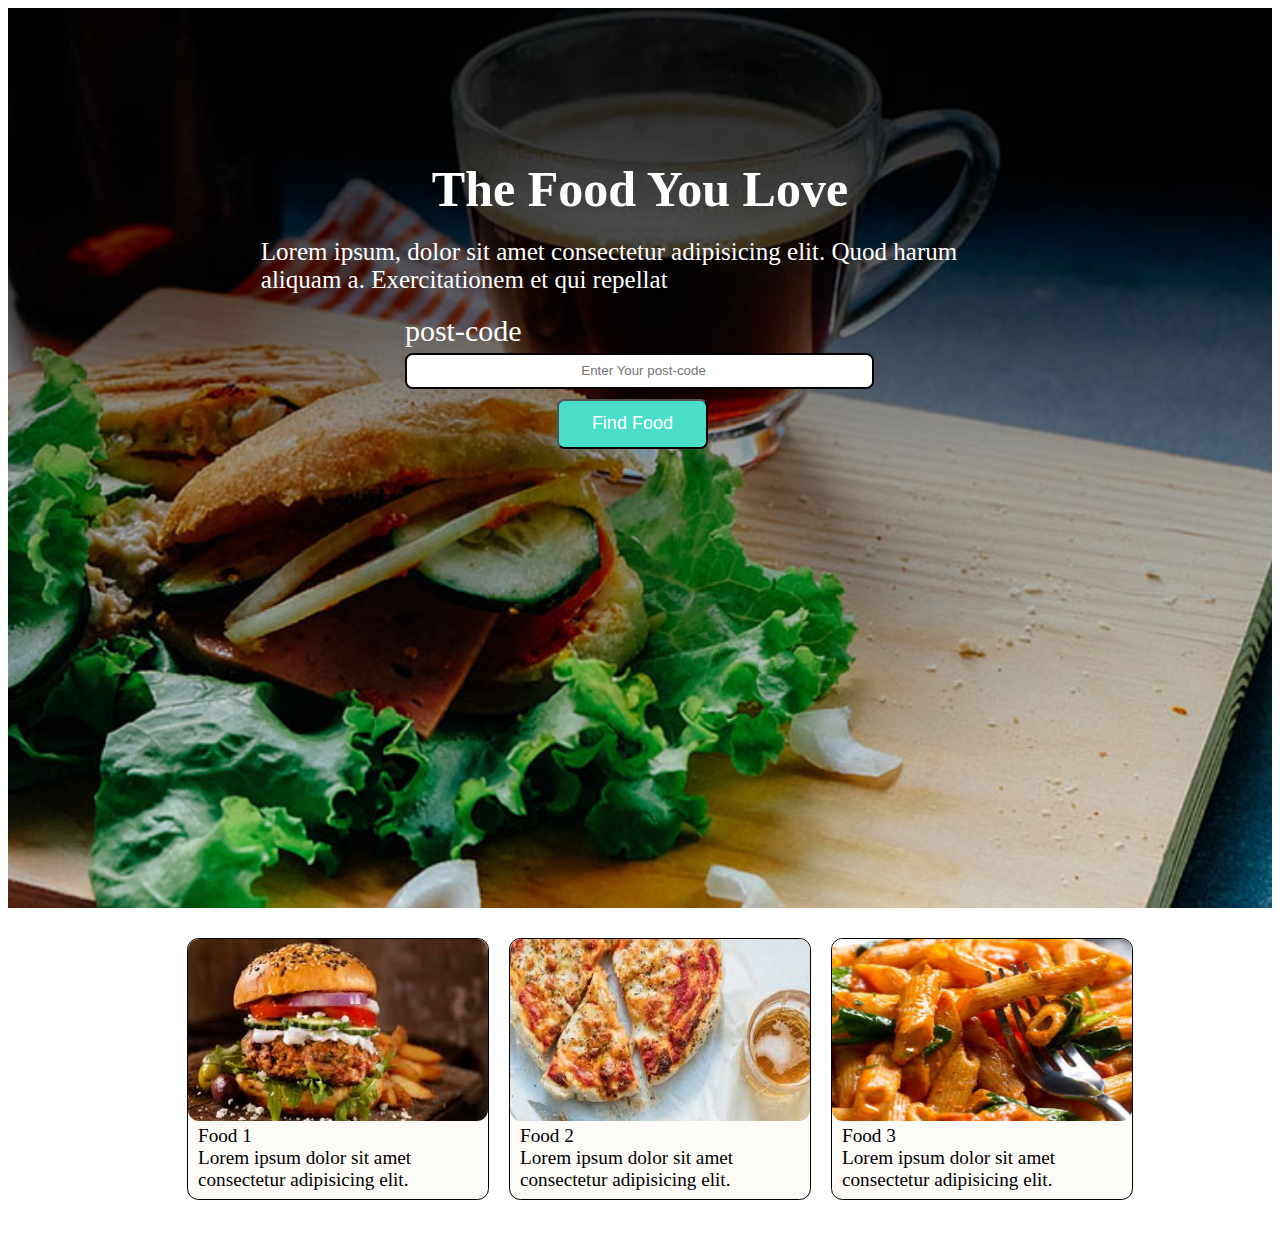
<file: project4/index.html>
<!DOCTYPE html>
<html lang="en">
<head>
    <meta charset="UTF-8">
    <meta name="viewport" content="width=device-width, initial-scale=1.0">
    <link rel="stylesheet" type="text/css" href="style.css">
	<script src="index.js"></script>
    <title>Document</title>
</head>
<body>
    <div class="header">
        <div class="writing-part">
            <div class="subt">The Food You Love</div>
            <div class="after-subt">Lorem ipsum, dolor sit amet consectetur adipisicing elit. Quod harum aliquam a. Exercitationem et qui repellat
            </div>
            <div class="postcode">post-code</div>
            <form class="form">
                <input class="text" type="text" placeholder="Enter Your post-code" style="align-self: center;">
                <br>
                <button class="button" type="submit">Find Food
            </form>
        </div>
    </div>
    <div class="footer">
        <div class="image-flex">
            <div  class="cont-item"><img src="food1.jpg" style="width: 100%; height: 70%; border-radius:.3cm;"><div class="next-to-img">Food 1<br>Lorem ipsum dolor sit amet consectetur adipisicing elit.</div></div>
            <div  class="cont-item"><img src="food2.jpg" style="width: 100%; height: 70%; border-radius:.3cm;"><div class="next-to-img">Food 2<br>Lorem ipsum dolor sit amet consectetur adipisicing elit.</div></div>
            <div  class="cont-item"><img src="food3.jpg" style="width: 100%; height: 70%; border-radius:.3cm;"><div class="next-to-img">Food 3<br>Lorem ipsum dolor sit amet consectetur adipisicing elit.</div></div>
        </div>
    </div>
</body>
</html>
</file>
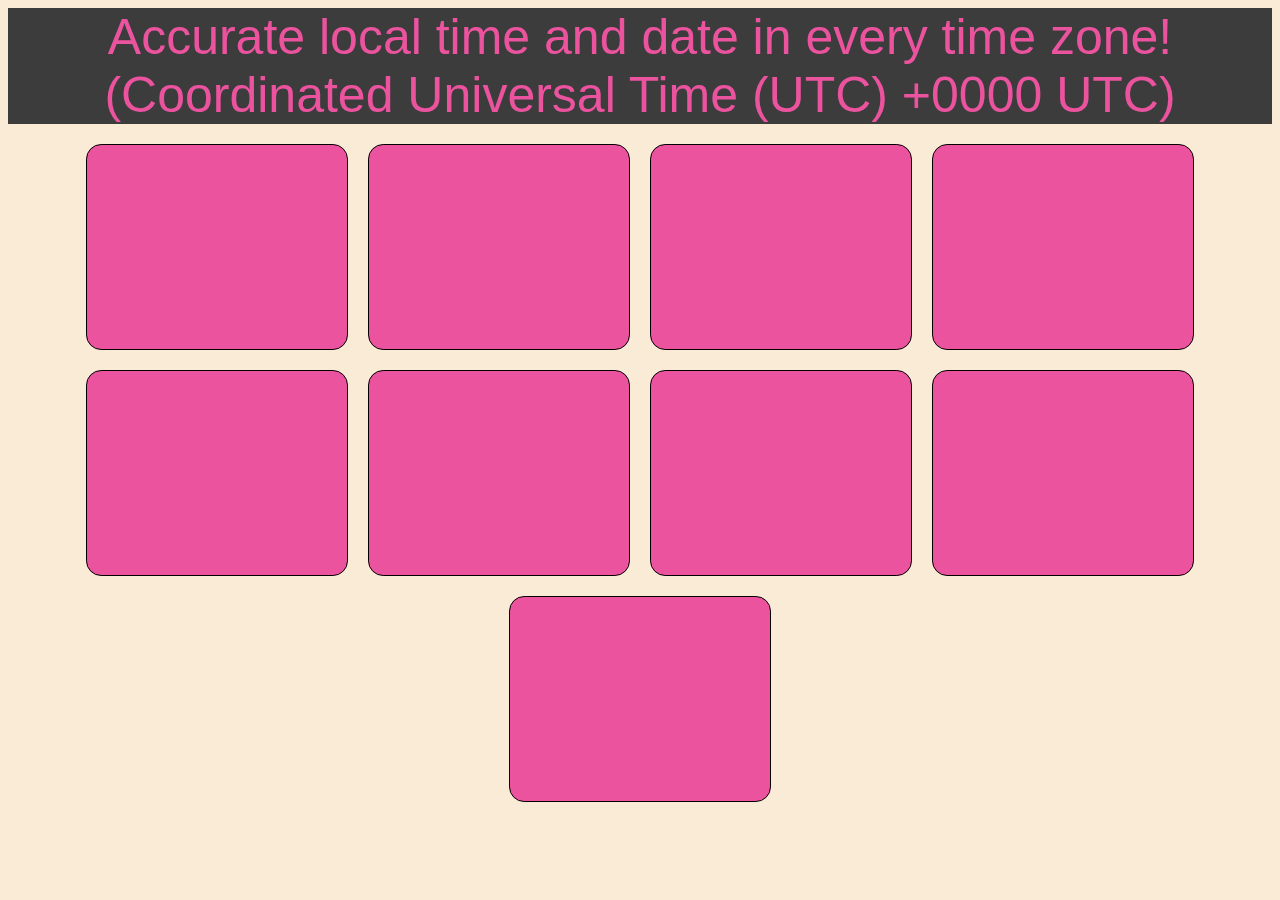
<file: project5/index.html>
<!DOCTYPE html>
<html lang="en">
<head>
  <meta charset="UTF-8">
  <meta name="viewport" content="width=device-width, initial-scale=1.0">
  <title>DateAndTime</title>
  <link rel="stylesheet" type="text/css" href="style.css">

</head>
<body>
  <div class="header">Accurate local time and date in every time zone!<br>(Coordinated Universal Time (UTC) +0000 UTC)</div>
  <div class="time-flex">
    <div class="flex-item"></div>
    <div class="flex-item"></div>
    <div class="flex-item"></div>
    <div class="flex-item"></div>
    <div class="flex-item"></div>
    <div class="flex-item"></div>
    <div class="flex-item"></div>
    <div class="flex-item"></div>
    <div class="flex-item"></div>
  </div>
  <script src="index.js"></script>

</body>
</html>
</file>
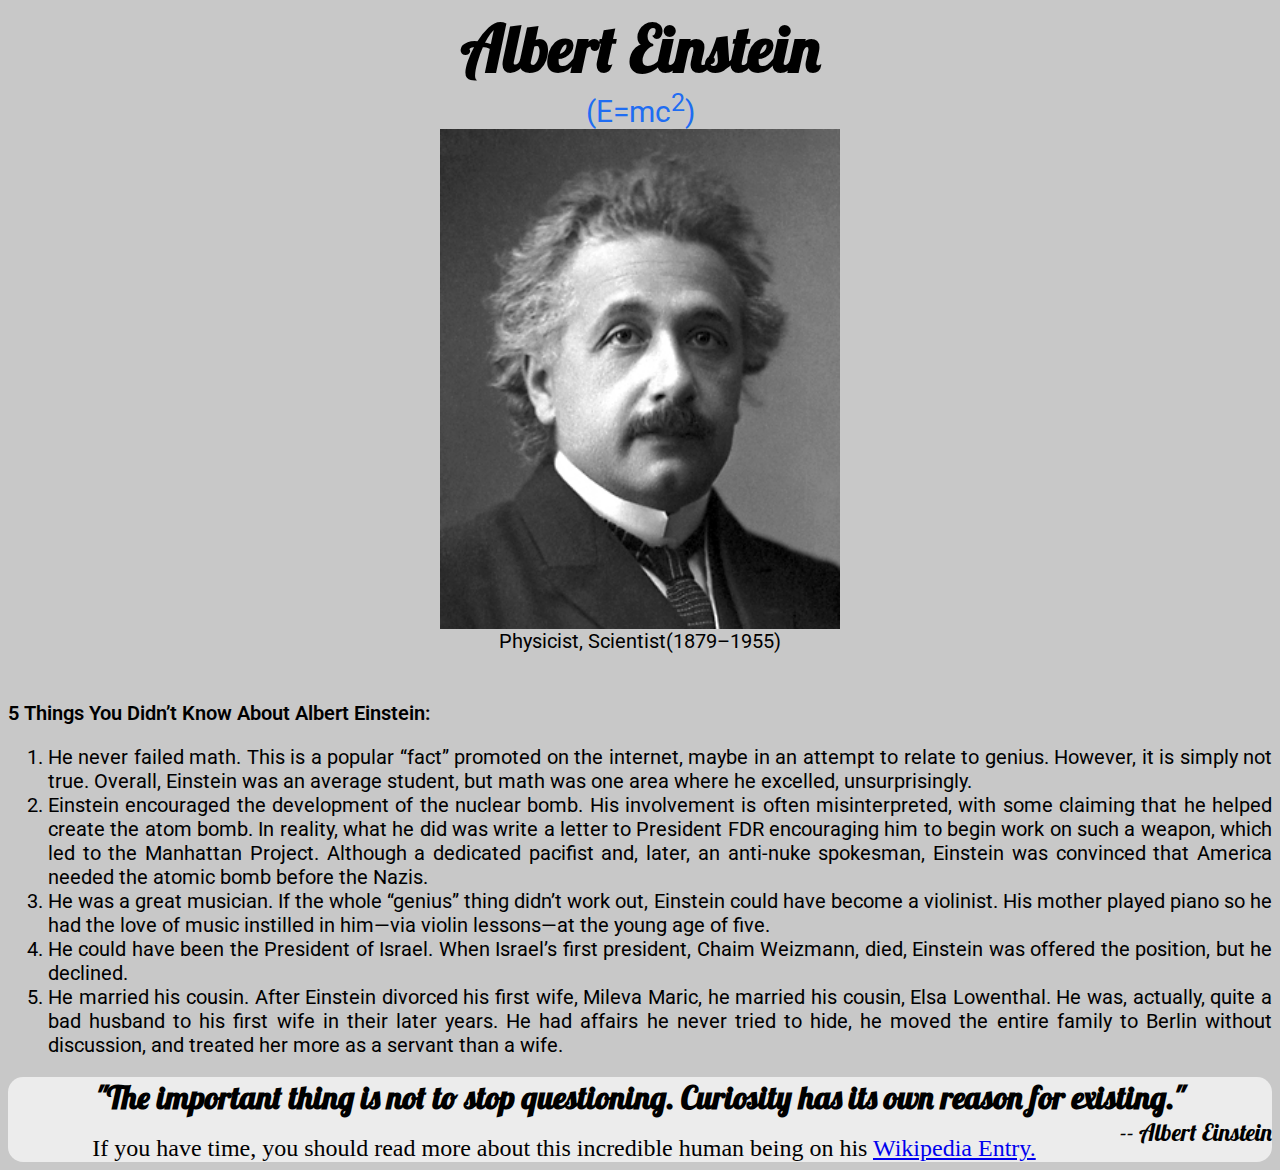
<file: Project2/TributeToEinstein.html>
<!DOCTYPE html>
<html lang="en">
    <head>
        <meta charset="UTF-8">
        <link rel="stylesheet" type="text/css" href="Einstein.css">
        <link href="https://fonts.googleapis.com/css2?family=Lobster&family=Roboto&display=swap" rel="stylesheet">
        <title>Tribute To Albert Einstein</title>
    </head>
    <body>
        <div class="header">
            <div align="center" class="title">Albert Einstein</div>
        </div>
        <div class="main-content">
            <div align="center" class="Emc2">(E=mc<sup>2</sup>)</div>
            <div class="image"></div>
            <div align="center">Physicist, Scientist(1879–1955)</div> <br><br>
            <div id="heading">5 Things You Didn’t Know About Albert Einstein:</div>
            <ol>
                <li>He never failed math. This is a popular “fact” promoted on the internet, maybe in an attempt to relate
                    to genius. However, it is simply not true. Overall, Einstein was an average student, but math was one area where he excelled, unsurprisingly.
                </li>
                <li>Einstein encouraged the development of the nuclear bomb. His involvement is often misinterpreted, with
                    some claiming that he helped create the atom bomb. In reality, what he did was write a letter to President FDR encouraging him to begin work on such a weapon, which led to the Manhattan Project. Although a dedicated pacifist and, later, an anti-nuke spokesman, Einstein was convinced that America needed the atomic bomb before the Nazis.
                </li>
                <li>He was a great musician. If the whole “genius” thing didn’t work out, Einstein could have become a violinist.
                     His mother played piano so he had the love of music instilled in him—via violin lessons—at the young age of five.
                </li>
                <li>He could have been the President of Israel. When Israel’s first president, Chaim Weizmann, died,
                    Einstein was offered the position, but he declined.
                </li>
                <li>He married his cousin. After Einstein divorced his first wife, Mileva Maric, he married his cousin, Elsa Lowenthal.
                    He was, actually, quite a bad husband to his first wife in their later years. He had affairs he never tried to hide, he moved the entire family to Berlin without discussion, and treated her more as a servant than a wife.
                </li>
            </ol>
        </div>
        <div class="footer">
            <div id="quote" align="center">"The important thing is not to stop questioning. Curiosity has its own reason for existing."</div>
            <div id="by">-- Albert Einstein</div> <br>
            <div id="lline" align="center">If you have time, you should read more about this incredible human being on his
                <span><a href="https://en.wikipedia.org/wiki/Albert_Einstein">Wikipedia Entry.</a></span>
            </div>
        </div>
    </body>
</html>
</file>
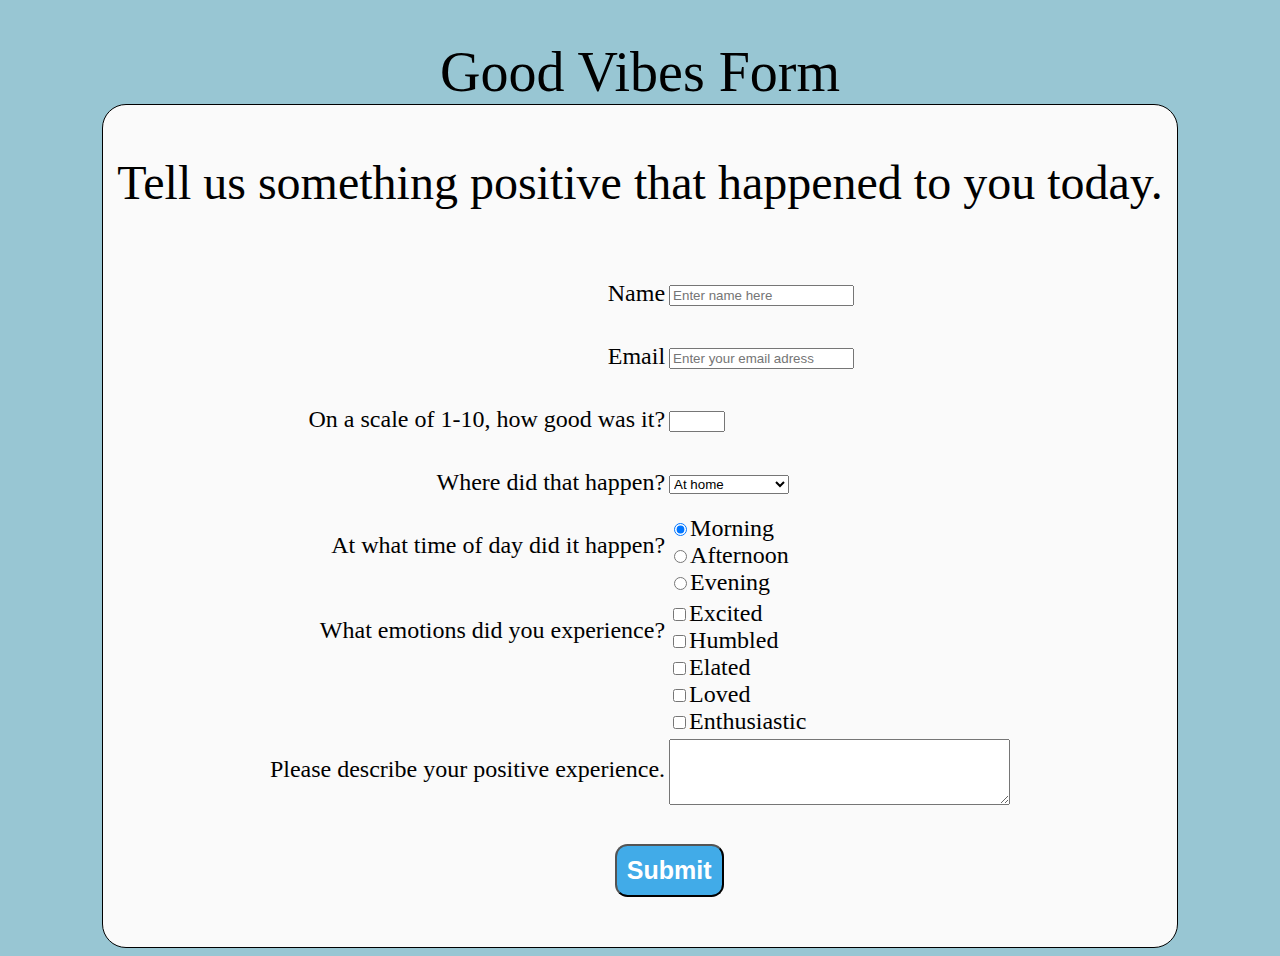
<file: project3/GoodVibesForm.html>
<!DOCTYPE html>
<html lang="en">
<head>
    <meta charset="UTF-8">
    <link rel="stylesheet" type="text/css" href="GoodVibesForm.css">
    <title>Good Vibes Form</title>
</head>
<body>
    <div class="title" align="center">Good Vibes Form</div>
    <div class="main-content">
        <div align="center" id="heading">Tell us something positive that happened to you today.</div>
        <table align="center">
            <tr>
                <td>Name</td>
                <td><input type="text" placeholder="Enter name here"></td>
            </tr>
            <tr>
                <td>Email</td>
                <td><input type="email" placeholder="Enter your email adress"></td>
            </tr>
            <tr>
                <td>On a scale of 1-10, how good was it? </td>
                <td><input type="number" min=1 max=10></td>
            </tr>
            <tr>
                <td>Where did that happen?</td>
                <td><select>
                    <option>At home</option>
                    <option>On my commute</option>
                    <option>At work</option>
                    <option>On the street</option>
                    <option>Other</option>
                </select></td>
            </tr>
            <tr>
                <td>At what time of day did it happen?</td>
                <td>
                    <input type="radio" name="gender" checked>Morning<br>
                    <input type="radio" name="gender">Afternoon<br>
                    <input type="radio" name="gender">Evening</td>
            </tr>
            <tr>
                <td>What emotions did you experience?</td>
                <td>
                    <input type="checkbox">Excited<br>
                    <input type="checkbox">Humbled<br>
                    <input type="checkbox">Elated<br>
                    <input type="checkbox">Loved<br>
                    <input type="checkbox">Enthusiastic<br>
                </td>
            </tr>
            <tr>
                <td>Please describe your positive experience.</td>
                <td><textarea rows="4" cols="40"></textarea> </td>
            </tr>
        </table>
        <input type="submit" class="submit" align="center"> 
    </div>
</body>
</html>
</file>
<file: project4/style.css>
.header {
    background: url("heroimage.jpg") no-repeat;
    background-size: cover;
    height: 100vh;
}

.writing-part {
    width: 60%;
    margin: auto;
}

.subt {
    padding-top: 20%;
    color: white;
    text-align: center;
    font-size: 50px;
    font-weight: 600;
}

.after-subt {
    color: white;
    text-align: left;
    font-size: 25px;
    margin-top: 20px;
}

.postcode {
    margin-top: 20px;
    color: white;
    font-size: 30px;
    font-weight: 300;
    margin-left: 19%;
}
.text  {
    color: rgb(54, 46, 46);
    padding-left: 23%;
    margin-left: 19%;
    margin-top: 5px;
    width: 38%;
    height: 30px;
    border-radius: .2cm;
    border: 2px solid black;
    outline: none;
}

.button {
    background: rgb(74, 221, 201);
    color: white;
    font-size: large;
    margin-top: 10px;
    margin-left: 39%;
    padding-top: 5px;
    padding-bottom: 5px;
    width: 20%;
    height: 50px;
    border-radius: .2cm;
}

.image-flex {
    background-color: white;
    display: flex;
    justify-content: center;
    height: 300px;
    width: 100%;
    margin: 20px;
    flex-wrap: wrap;
}

.cont-item {
    border: 1px solid black;
    border-radius: .3cm;
    height: 260px;
    width: 300px;
    background: rgb(253, 251, 247);
    margin: 10px;
}

.cont-item:hover {
    height: 265px;
    width: 305px;
    transition: 1s all;
}

.next-to-img {
    color: black;
    padding-left: 10px;
    font-size: 1.2em;
}
</file>
<file: project5/style.css>
body {
    background-color: antiquewhite;
}
.header {
    background-color: rgb(61, 60, 60);
    font-size: 50px;
    color: rgb(235, 83, 159);
    text-align: center;
    font-family: 'Segoe UI', Tahoma, Geneva, Verdana, sans-serif;
}

.time-flex {
    margin: 10px;
    display: flex;
    flex-direction: row;
    flex-wrap: wrap;
    margin: 10px;
    justify-content: center;
    align-items: center;
}

.flex-item {
    background-color:  rgb(235, 83, 159);
    height: 200px;
    width: 250px;
    border: 1px solid black;
    border-radius: .4cm;
    color: white;
    margin: 10px;
    padding-left: 10px;
    padding-top: 4px;
    font-size: 30px;
    font-family:'Trebuchet MS', 'Lucida Sans Unicode', 'Lucida Grande', 'Lucida Sans', Arial, sans-serif;
    font-weight: 400;
}
</file>
<file: Project2/Einstein.css>
body {
	background: rgb(200, 200, 200);
	text-align: justify;
}

.title {
	font-family:"Lobster", curcive;
	font-size: 4em;
	font-weight: 800;
}

.main-content {
	font-family: 'Roboto', sans-serif;
	font-size: 1.25em;
}

.Emc2 {
	color: rgb(31, 109, 242);
	font-size: 1.5em;
}

.image {
    background-image: url(Einstein.jpg);
    height: 500px;
    width: 400px;
    background-size:cover;
    margin: auto;
}

#heading {
	font-weight: 600;
}

.footer{
	background: #ececec;
	border-radius: .4cm;
}

#quote {
	font-family:"Lobster", curcive;
	font-size: 2em;
	font-weight: 600;
}

#by {
	font-family:"Lobster", curcive;
	font-size: 1.5em;
	float:right;

}

#lline {
	font-size: 1.5em;
}

a:hover {
	color: red;
}
</file>
<file: project3/GoodVibesForm.css>
body {
	background: rgba(50, 141, 168, 0.5);
}

.title {
	font-size: 3.5em;
	margin-top: 40px;
}

.main-content {
	background: rgb(250,250,250);
	font-size: 1.5em;
	margin:auto;
	width:85%;
	border: 1px solid black;
	border-radius: 1em;
}

#heading {
	font-size: 2em;
	margin-top: 50px;
	margin-bottom: 50px;
}

td:first-child {
	float:right;
}

td {
	margin-top: 17px;
	margin-bottom: 15px;
}

.submit {
	background: rgb(65, 171, 232);
	color: white;
	margin: 30px 10vw 50px 40vw;
	padding: 10px 10px;
	font-size:25px;
	font-weight: 600;
	border-radius: 0.5em;

}

.submit:hover {
	background:rgb(98, 191, 245);
}
</file>
